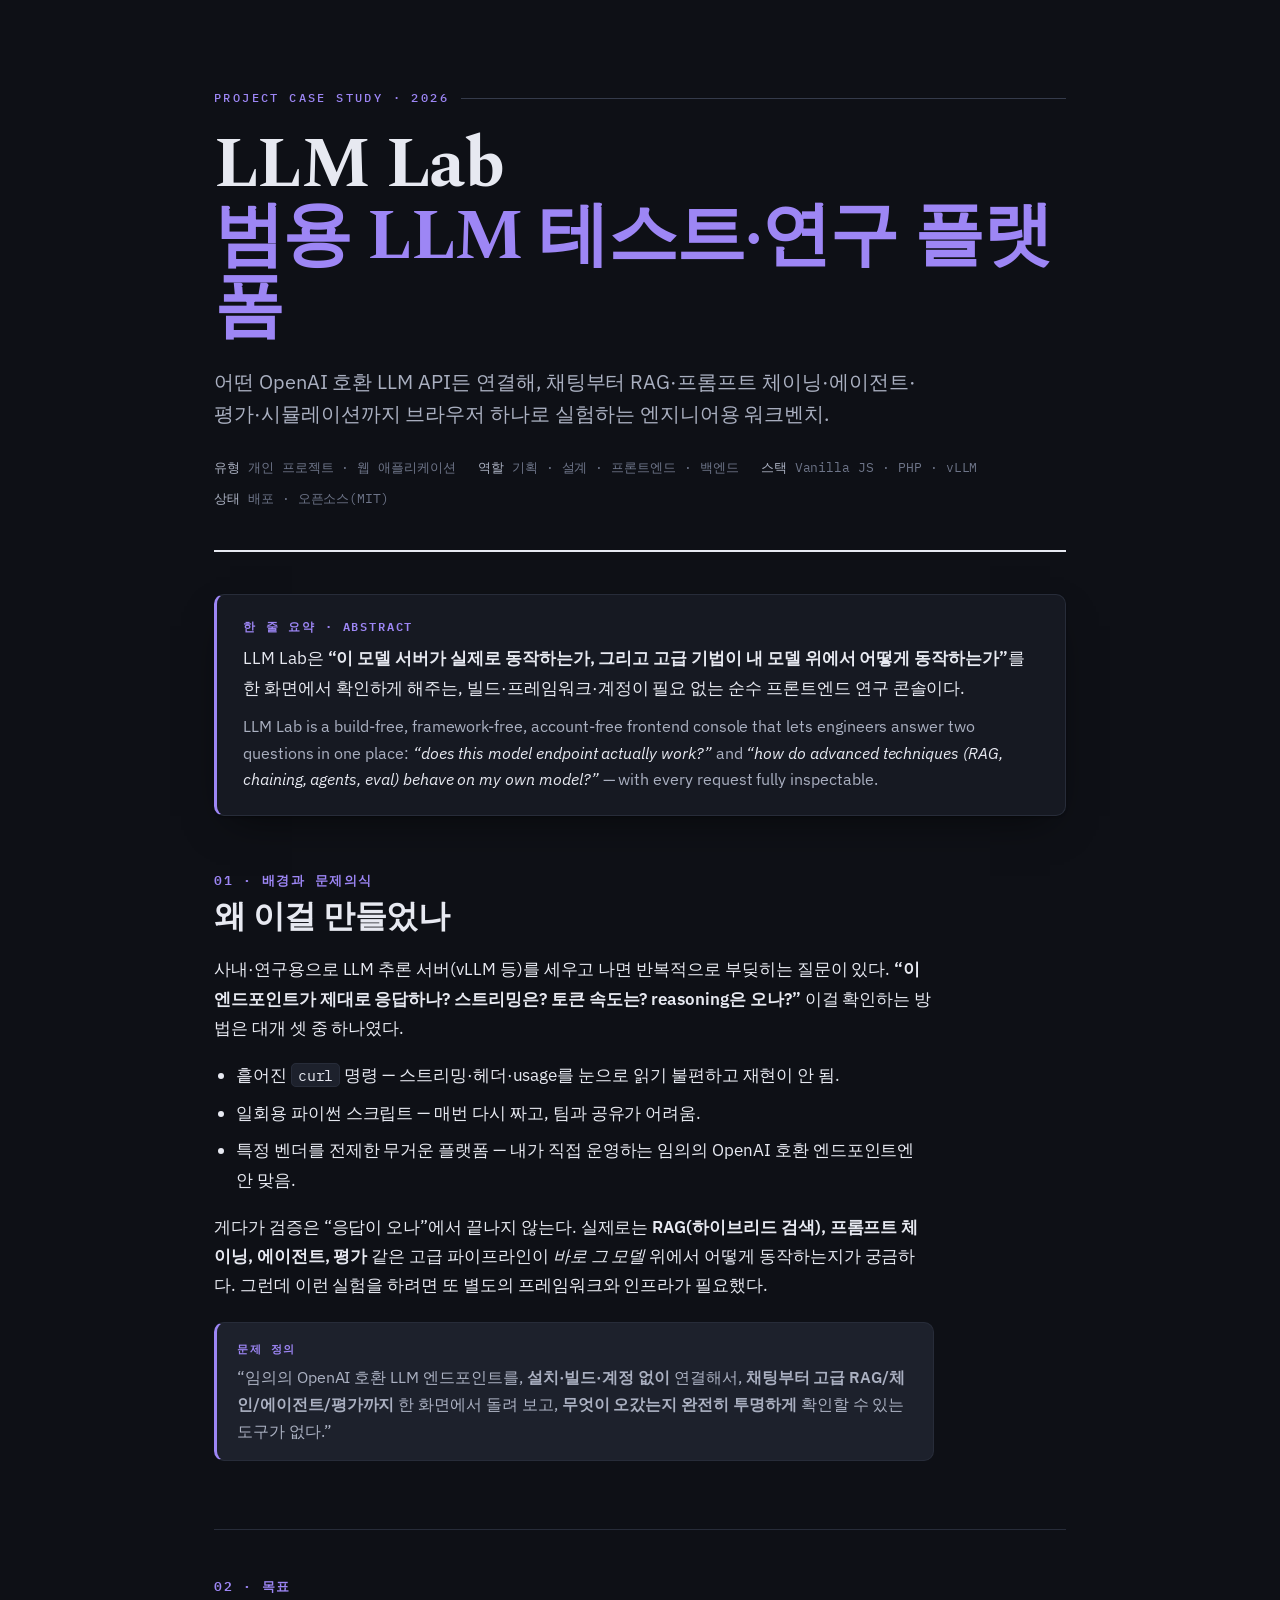
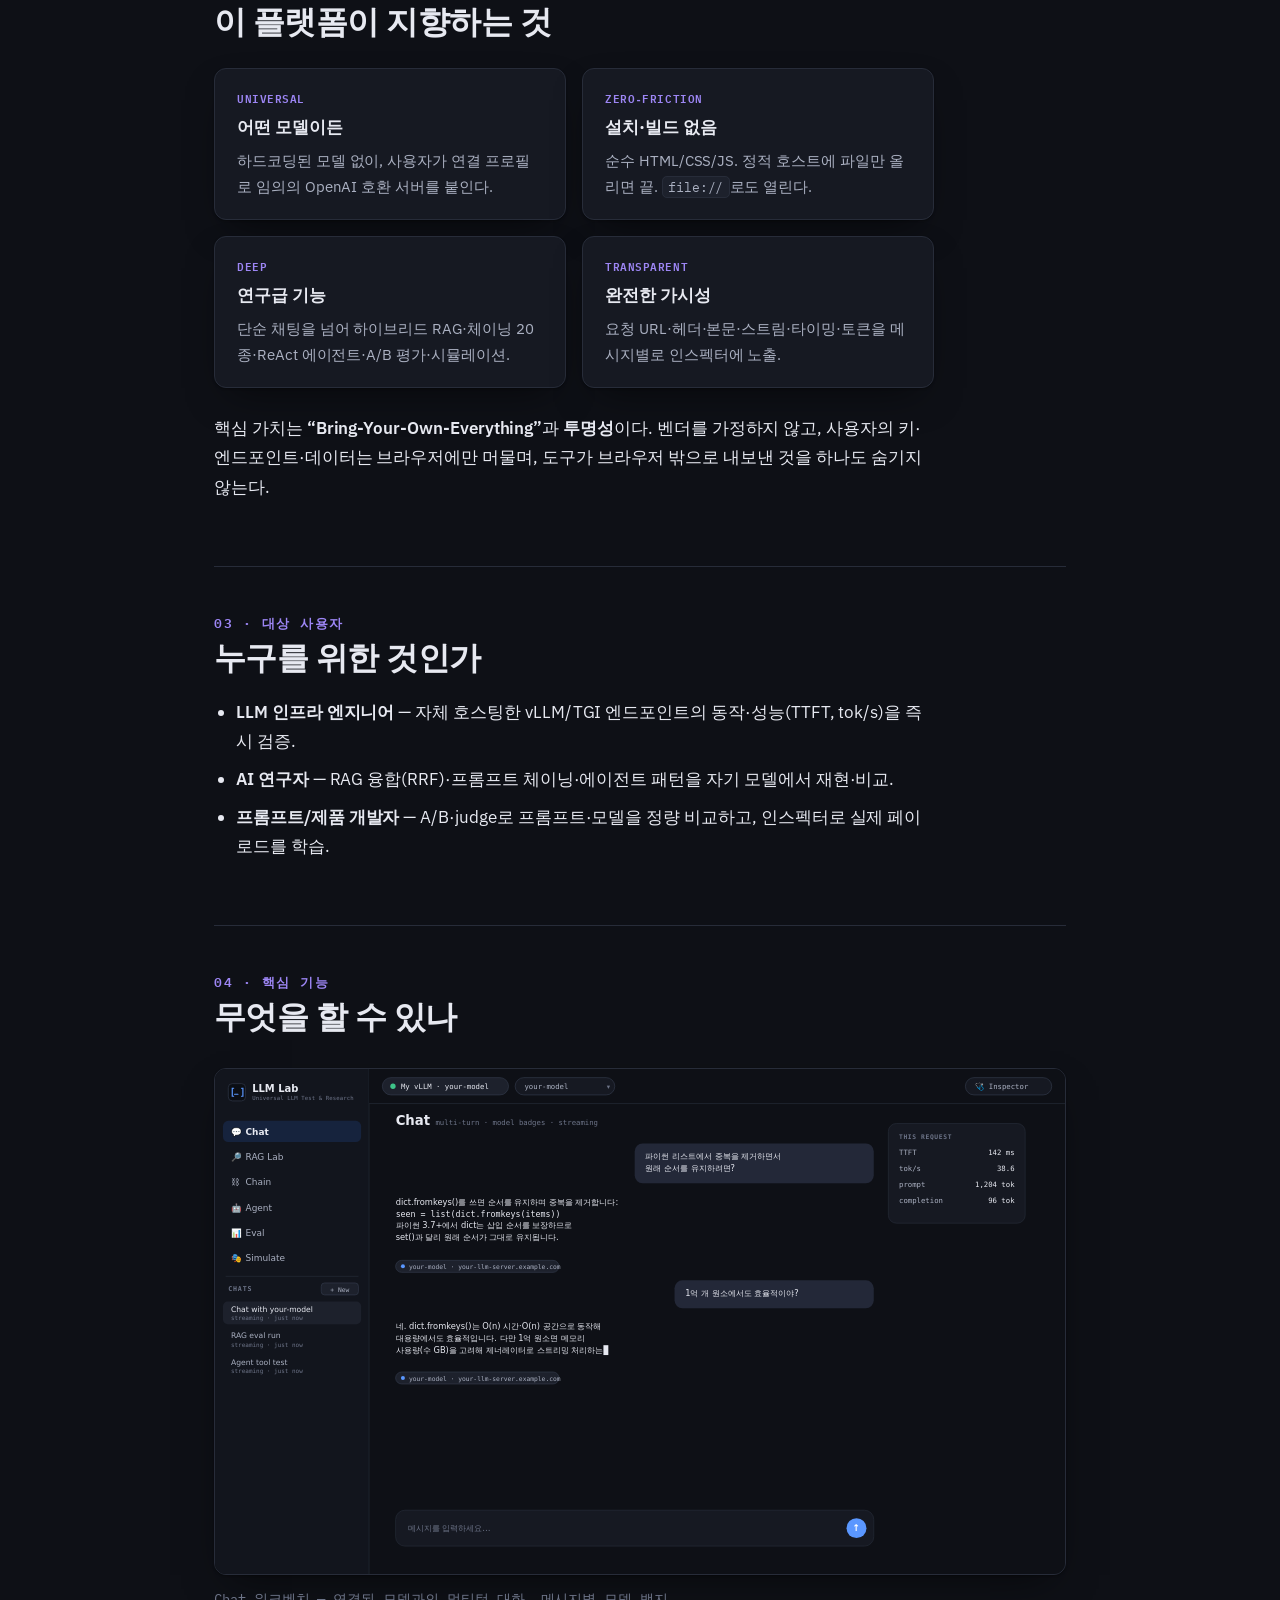
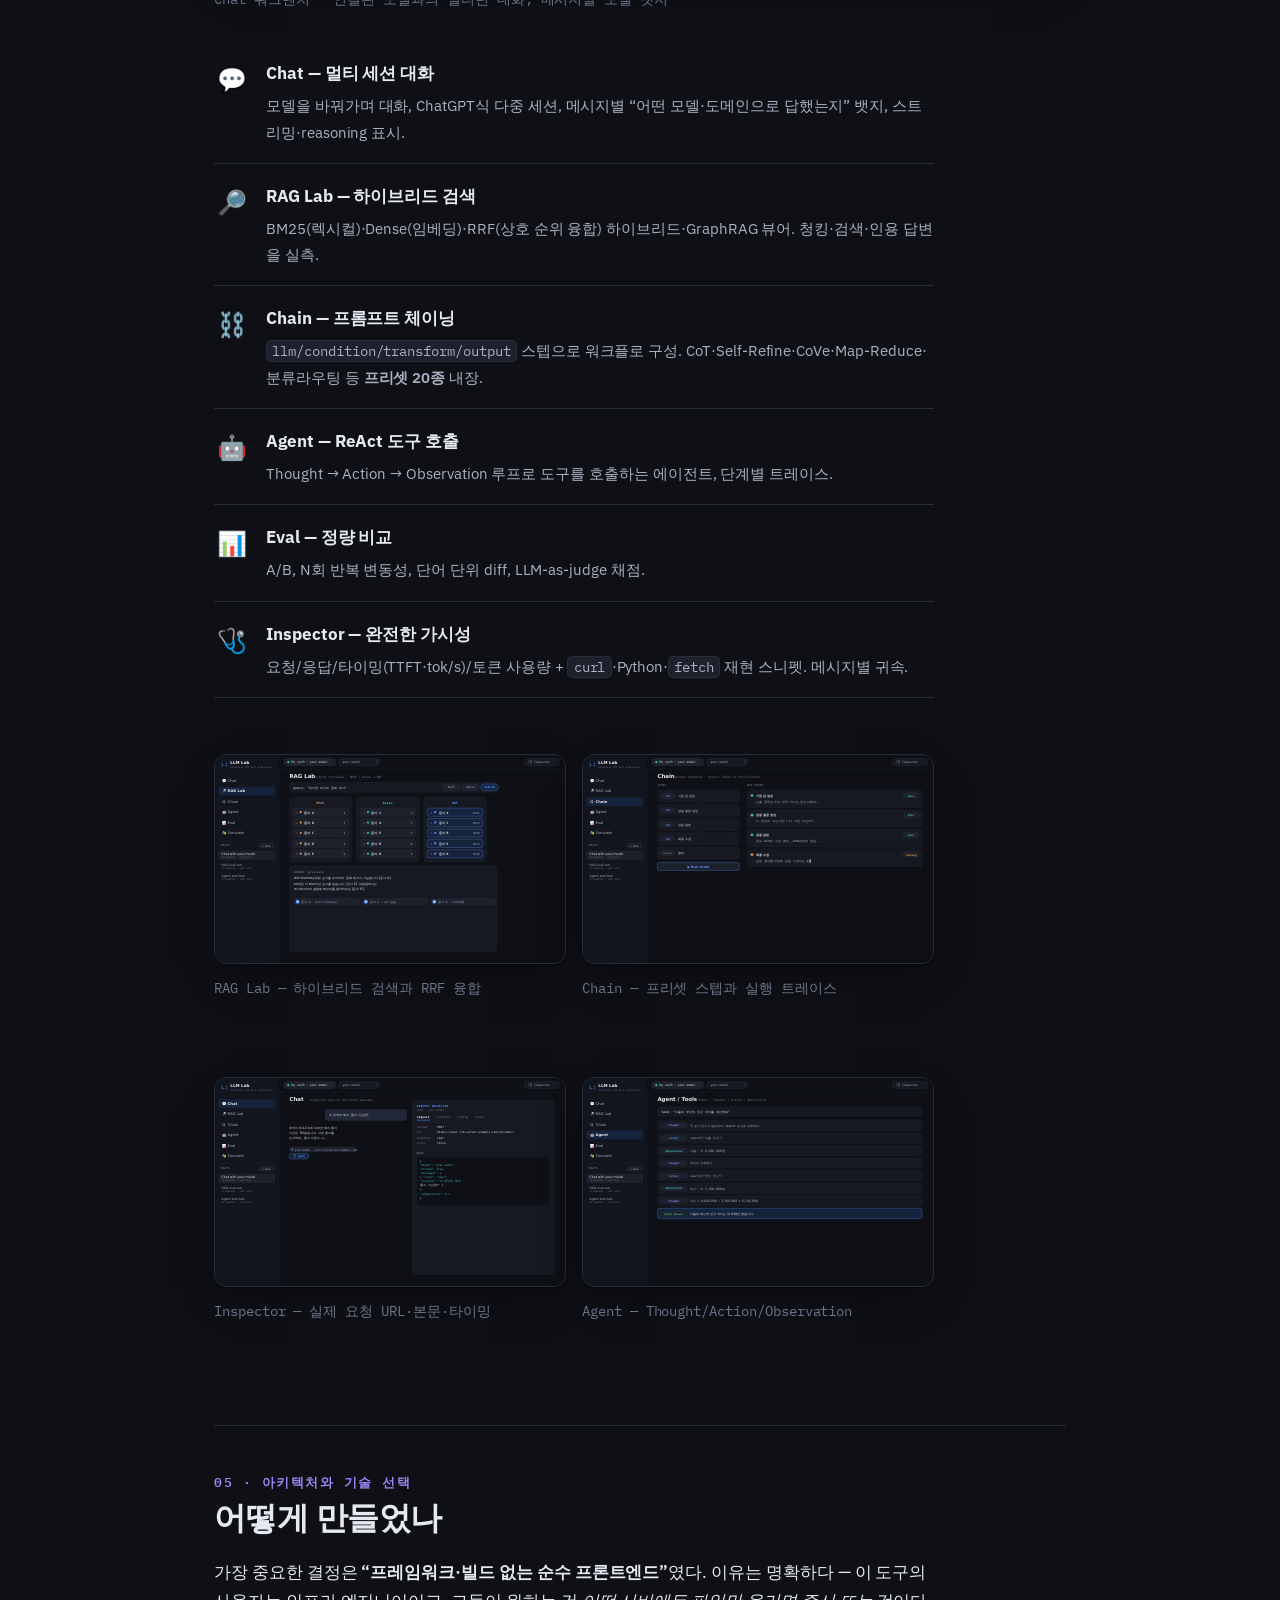
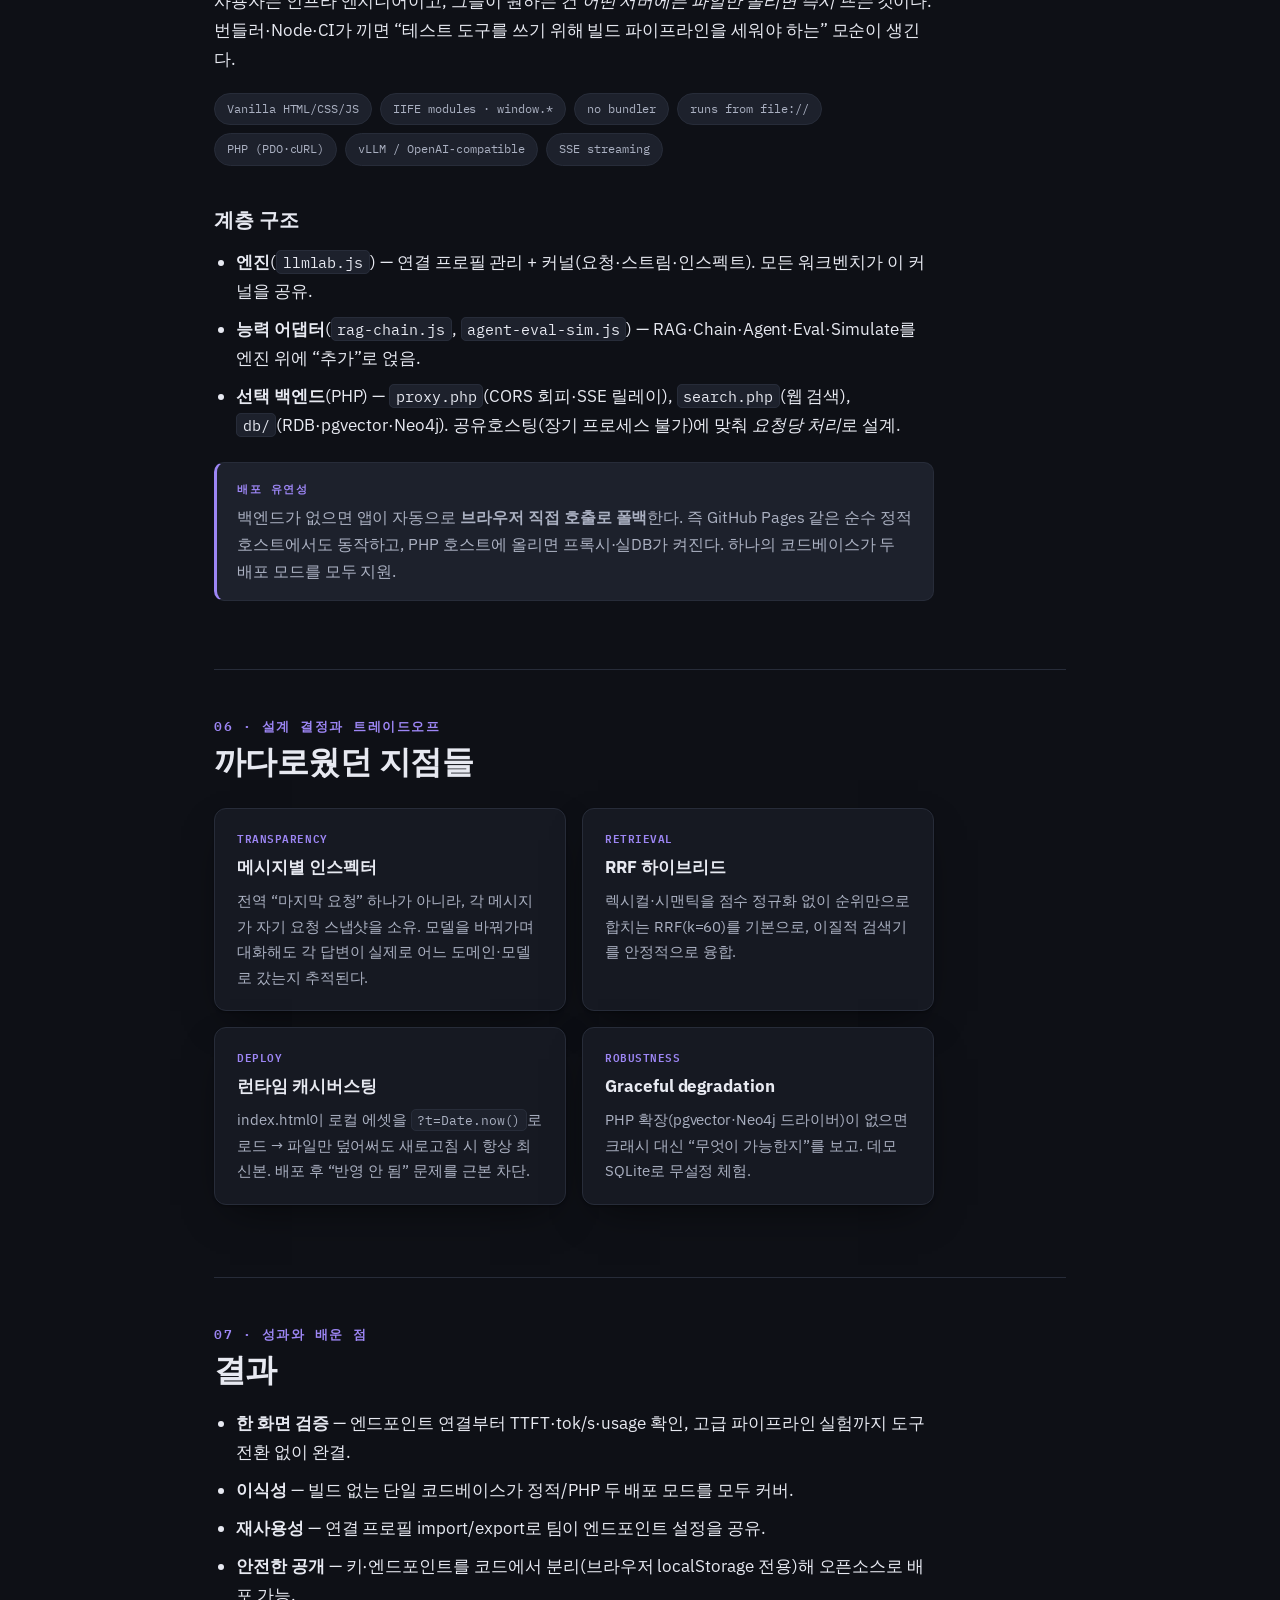
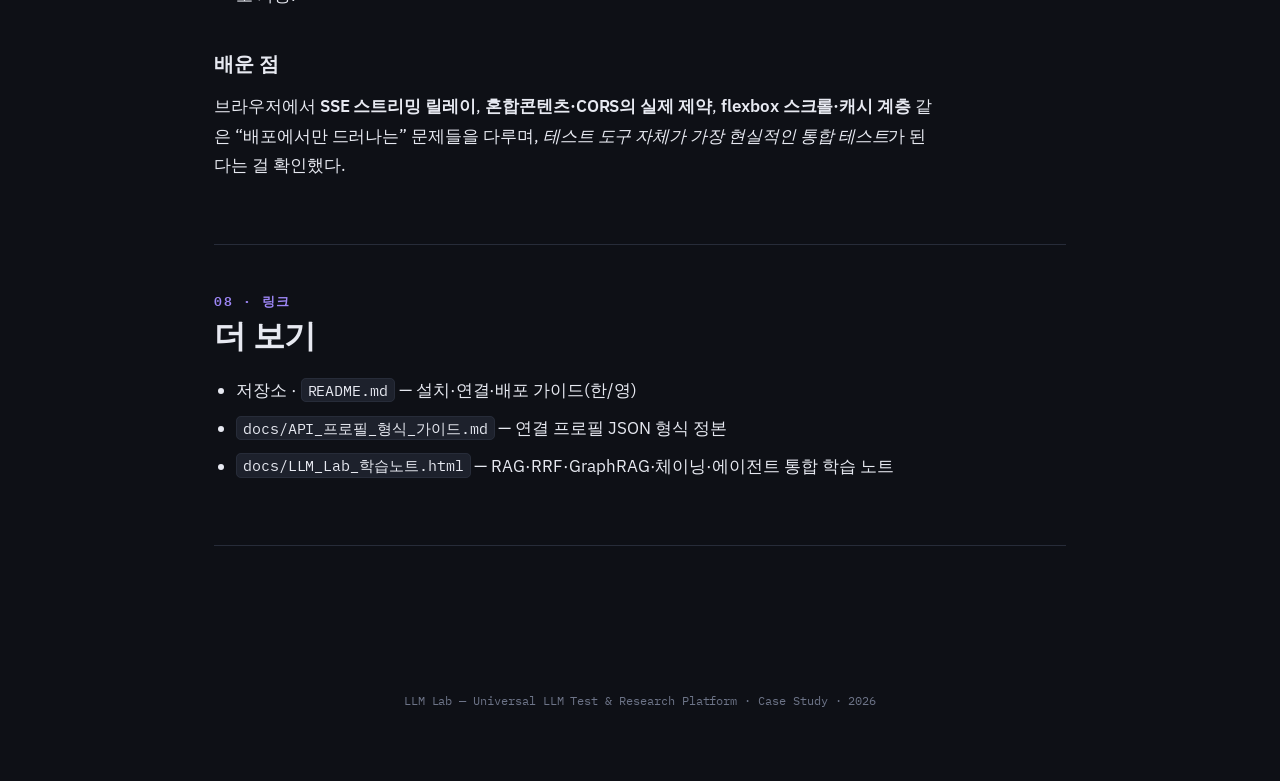
<file: docs/CASE_STUDY.html>
<!doctype html>
<html lang="ko" data-theme="dark">
<head>
<meta charset="UTF-8">
<title>LLM Lab — 프로젝트 케이스 스터디</title>
<meta name="viewport" content="width=device-width, initial-scale=1">
<link rel="preconnect" href="https://fonts.googleapis.com">
<link rel="preconnect" href="https://fonts.gstatic.com" crossorigin>
<link rel="stylesheet" href="https://fonts.googleapis.com/css2?family=Spectral:ital,wght@0,400;0,500;0,600;0,700;1,400&family=IBM+Plex+Sans:wght@400;500;600&family=IBM+Plex+Mono:wght@400;500;600&display=swap">
<style>
  :root{
    --paper:#0e1016; --surface:#161922; --surface-2:#1d212c;
    --ink:#e7e9f1; --ink-soft:#aab0c1; --faint:#6d7488;
    --border:#272c39; --border-strong:#353b4b;
    --accent:#9d86f5; --accent-bg:rgba(157,134,245,.14); --accent-line:rgba(157,134,245,.34);
    --amber:#e0954a; --teal:#3ec2be; --good:#3ec489;
    --shadow:0 1px 2px rgba(0,0,0,.3),0 16px 40px -16px rgba(0,0,0,.6);
    --measure:72ch;
  }
  *{box-sizing:border-box;}
  html{-webkit-text-size-adjust:100%; scroll-behavior:smooth;}
  body{margin:0; background:var(--paper); color:var(--ink); font-family:"IBM Plex Sans",system-ui,sans-serif; font-size:17px; line-height:1.72; letter-spacing:-.003em; -webkit-font-smoothing:antialiased;}
  .wrap{max-width:900px; margin:0 auto; padding:0 24px;}
  header.top{padding:88px 0 40px; border-bottom:2px solid var(--ink);}
  .eyebrow{font-family:"IBM Plex Mono",monospace; font-size:12px; font-weight:500; letter-spacing:.2em; text-transform:uppercase; color:var(--accent); display:flex; align-items:center; gap:12px;}
  .eyebrow::after{content:""; height:1px; flex:1; background:var(--border-strong);}
  h1{font-family:"Spectral",serif; font-weight:700; font-size:clamp(2.6rem,7vw,4.4rem); line-height:1.02; letter-spacing:-.022em; margin:.3em 0 .3em; text-wrap:balance;}
  h1 .a{color:var(--accent);}
  .dek{font-size:1.22rem; line-height:1.6; color:var(--ink-soft); max-width:60ch; margin:0;}
  .meta{margin-top:28px; display:flex; flex-wrap:wrap; gap:10px 22px; font-family:"IBM Plex Mono",monospace; font-size:12.5px; color:var(--faint);}
  .meta b{color:var(--ink-soft); font-weight:500;}
  main{padding:8px 0 100px;}
  section{padding:46px 0; border-bottom:1px solid var(--border);}
  .kicker{font-family:"IBM Plex Mono",monospace; font-size:12.5px; font-weight:600; letter-spacing:.12em; text-transform:uppercase; color:var(--accent);}
  h2{font-family:"Spectral",serif; font-weight:600; font-size:2rem; line-height:1.14; letter-spacing:-.016em; margin:.25em 0 .6em; text-wrap:balance;}
  h3{font-family:"Spectral",serif; font-weight:600; font-size:1.28rem; margin:1.8em 0 .5em;}
  p{margin:0 0 1.05em; max-width:var(--measure);}
  strong{font-weight:600;} em{font-style:italic; color:var(--ink);}
  a{color:var(--accent); text-decoration:none; border-bottom:1px solid var(--accent-line);}
  code{font-family:"IBM Plex Mono",monospace; font-size:.9em; background:var(--surface-2); border:1px solid var(--border); border-radius:5px; padding:.08em .38em;}
  ul.body,ol.body{max-width:var(--measure); padding-left:22px; margin:0 0 1.05em;}
  ul.body li,ol.body li{margin-bottom:.5em;}
  .abstract{background:var(--surface); border:1px solid var(--border); border-left:3px solid var(--accent); border-radius:10px; padding:22px 26px; box-shadow:var(--shadow); margin:34px 0 8px;}
  .abstract .lab{font-family:"IBM Plex Mono",monospace; font-size:11.5px; font-weight:600; letter-spacing:.16em; text-transform:uppercase; color:var(--accent); margin-bottom:8px;}
  .abstract p{margin:0 0 .6em; max-width:none;}
  .abstract p:last-child{margin-bottom:0;}
  .abstract .en{color:var(--ink-soft); font-size:.97rem;}
  figure{margin:30px 0; max-width:var(--measure);}
  figure img{width:100%; height:auto; display:block; border:1px solid var(--border); border-radius:12px; box-shadow:var(--shadow); background:var(--surface-2);}
  figure.wide{max-width:none;}
  figcaption{font-size:.9rem; color:var(--faint); margin-top:12px; font-family:"IBM Plex Mono",monospace;}
  .imgph{width:100%; aspect-ratio:16/9; border:1px dashed var(--border-strong); border-radius:12px; background:repeating-linear-gradient(135deg,var(--surface) 0 12px,var(--surface-2) 12px 24px); display:flex; align-items:center; justify-content:center; color:var(--faint); font-family:"IBM Plex Mono",monospace; font-size:13px; text-align:center; padding:20px;}
  .grid2{display:grid; grid-template-columns:1fr 1fr; gap:16px; margin:26px 0; max-width:var(--measure);}
  @media(max-width:640px){.grid2{grid-template-columns:1fr;}}
  .card{background:var(--surface); border:1px solid var(--border); border-radius:12px; padding:20px 22px; box-shadow:var(--shadow);}
  .card .cn{font-family:"IBM Plex Mono",monospace; font-size:11px; letter-spacing:.05em; text-transform:uppercase; color:var(--accent); font-weight:600;}
  .card h4{margin:5px 0 6px; font-size:1.05rem;}
  .card p{margin:0; font-size:.93rem; color:var(--ink-soft); max-width:none;}
  .pills{display:flex; flex-wrap:wrap; gap:8px; margin:18px 0; max-width:var(--measure);}
  .pill{font-family:"IBM Plex Mono",monospace; font-size:12px; padding:5px 12px; border-radius:20px; background:var(--surface-2); border:1px solid var(--border); color:var(--ink-soft);}
  .note{background:var(--surface-2); border:1px solid var(--border); border-left:3px solid var(--accent); border-radius:10px; padding:16px 20px; margin:22px 0; max-width:var(--measure); font-size:.97rem; color:var(--ink-soft);}
  .note .lab{font-family:"IBM Plex Mono",monospace; font-size:11px; font-weight:600; letter-spacing:.14em; text-transform:uppercase; color:var(--accent); margin-bottom:6px;}
  .feat{display:flex; gap:16px; padding:18px 0; border-bottom:1px solid var(--border); max-width:var(--measure);}
  .feat:last-child{border-bottom:none;}
  .feat .ic{font-size:1.5rem; flex:none; width:36px; text-align:center;}
  .feat h4{margin:0 0 4px; font-size:1.06rem;}
  .feat p{margin:0; font-size:.95rem; color:var(--ink-soft); max-width:none;}
  .timeline{max-width:var(--measure); margin:20px 0;}
  .tl{display:flex; gap:16px; padding:10px 0;}
  .tl .n{font-family:"IBM Plex Mono",monospace; color:var(--accent); font-weight:600; flex:none; width:2.2em;}
  .tl .t{color:var(--ink-soft); font-size:.96rem;}
  footer{padding:44px 0 70px; color:var(--faint); font-family:"IBM Plex Mono",monospace; font-size:12px; text-align:center; line-height:1.8;}
  :focus-visible{outline:2px solid var(--accent); outline-offset:2px; border-radius:3px;}
</style>
</head>
<body>
<div class="wrap">
  <header class="top">
    <div class="eyebrow">Project Case Study · 2026</div>
    <h1>LLM Lab<br><span class="a">범용 LLM 테스트·연구 플랫폼</span></h1>
    <p class="dek">어떤 OpenAI 호환 LLM API든 연결해, 채팅부터 RAG·프롬프트 체이닝·에이전트·평가·시뮬레이션까지 브라우저 하나로 실험하는 엔지니어용 워크벤치.</p>
    <div class="meta">
      <span><b>유형</b> 개인 프로젝트 · 웹 애플리케이션</span>
      <span><b>역할</b> 기획 · 설계 · 프론트엔드 · 백엔드</span>
      <span><b>스택</b> Vanilla JS · PHP · vLLM</span>
      <span><b>상태</b> 배포 · 오픈소스(MIT)</span>
    </div>
  </header>

  <main>
    <div class="abstract">
      <div class="lab">한 줄 요약 · Abstract</div>
      <p>LLM Lab은 <strong>“이 모델 서버가 실제로 동작하는가, 그리고 고급 기법이 내 모델 위에서 어떻게 동작하는가”</strong>를 한 화면에서 확인하게 해주는, 빌드·프레임워크·계정이 필요 없는 순수 프론트엔드 연구 콘솔이다.</p>
      <p class="en">LLM Lab is a build‑free, framework‑free, account‑free frontend console that lets engineers answer two questions in one place: <em>“does this model endpoint actually work?”</em> and <em>“how do advanced techniques (RAG, chaining, agents, eval) behave on my own model?”</em> — with every request fully inspectable.</p>
    </div>

    <section>
      <div class="kicker">01 · 배경과 문제의식</div>
      <h2>왜 이걸 만들었나</h2>
      <p>사내·연구용으로 LLM 추론 서버(vLLM 등)를 세우고 나면 반복적으로 부딪히는 질문이 있다. <strong>“이 엔드포인트가 제대로 응답하나? 스트리밍은? 토큰 속도는? reasoning은 오나?”</strong> 이걸 확인하는 방법은 대개 셋 중 하나였다.</p>
      <ul class="body">
        <li>흩어진 <code>curl</code> 명령 — 스트리밍·헤더·usage를 눈으로 읽기 불편하고 재현이 안 됨.</li>
        <li>일회용 파이썬 스크립트 — 매번 다시 짜고, 팀과 공유가 어려움.</li>
        <li>특정 벤더를 전제한 무거운 플랫폼 — 내가 직접 운영하는 임의의 OpenAI 호환 엔드포인트엔 안 맞음.</li>
      </ul>
      <p>게다가 검증은 “응답이 오나”에서 끝나지 않는다. 실제로는 <strong>RAG(하이브리드 검색), 프롬프트 체이닝, 에이전트, 평가</strong> 같은 고급 파이프라인이 <em>바로 그 모델</em> 위에서 어떻게 동작하는지가 궁금하다. 그런데 이런 실험을 하려면 또 별도의 프레임워크와 인프라가 필요했다.</p>
      <div class="note"><div class="lab">문제 정의</div>“임의의 OpenAI 호환 LLM 엔드포인트를, <strong>설치·빌드·계정 없이</strong> 연결해서, <strong>채팅부터 고급 RAG/체인/에이전트/평가까지</strong> 한 화면에서 돌려 보고, <strong>무엇이 오갔는지 완전히 투명하게</strong> 확인할 수 있는 도구가 없다.”</div>
    </section>

    <section>
      <div class="kicker">02 · 목표</div>
      <h2>이 플랫폼이 지향하는 것</h2>
      <div class="grid2">
        <div class="card"><div class="cn">Universal</div><h4>어떤 모델이든</h4><p>하드코딩된 모델 없이, 사용자가 연결 프로필로 임의의 OpenAI 호환 서버를 붙인다.</p></div>
        <div class="card"><div class="cn">Zero‑friction</div><h4>설치·빌드 없음</h4><p>순수 HTML/CSS/JS. 정적 호스트에 파일만 올리면 끝. <code>file://</code>로도 열린다.</p></div>
        <div class="card"><div class="cn">Deep</div><h4>연구급 기능</h4><p>단순 채팅을 넘어 하이브리드 RAG·체이닝 20종·ReAct 에이전트·A/B 평가·시뮬레이션.</p></div>
        <div class="card"><div class="cn">Transparent</div><h4>완전한 가시성</h4><p>요청 URL·헤더·본문·스트림·타이밍·토큰을 메시지별로 인스펙터에 노출.</p></div>
      </div>
      <p>핵심 가치는 <strong>“Bring‑Your‑Own‑Everything”</strong>과 <strong>투명성</strong>이다. 벤더를 가정하지 않고, 사용자의 키·엔드포인트·데이터는 브라우저에만 머물며, 도구가 브라우저 밖으로 내보낸 것을 하나도 숨기지 않는다.</p>
    </section>

    <section>
      <div class="kicker">03 · 대상 사용자</div>
      <h2>누구를 위한 것인가</h2>
      <ul class="body">
        <li><strong>LLM 인프라 엔지니어</strong> — 자체 호스팅한 vLLM/TGI 엔드포인트의 동작·성능(TTFT, tok/s)을 즉시 검증.</li>
        <li><strong>AI 연구자</strong> — RAG 융합(RRF)·프롬프트 체이닝·에이전트 패턴을 자기 모델에서 재현·비교.</li>
        <li><strong>프롬프트/제품 개발자</strong> — A/B·judge로 프롬프트·모델을 정량 비교하고, 인스펙터로 실제 페이로드를 학습.</li>
      </ul>
    </section>

    <section>
      <div class="kicker">04 · 핵심 기능</div>
      <h2>무엇을 할 수 있나</h2>

      <figure class="wide">
        <img src="images/hero-chat.svg" alt="연결된 모델과의 실제 채팅" onerror="this.outerHTML='&lt;div class=\'imgph\'&gt;images/hero-chat.svg — 연결된 모델과의 실제 채팅 화면&lt;/div&gt;'">
        <figcaption>Chat 워크벤치 — 연결된 모델과의 멀티턴 대화, 메시지별 모델 뱃지</figcaption>
      </figure>

      <div class="feat"><div class="ic">💬</div><div><h4>Chat — 멀티 세션 대화</h4><p>모델을 바꿔가며 대화, ChatGPT식 다중 세션, 메시지별 “어떤 모델·도메인으로 답했는지” 뱃지, 스트리밍·reasoning 표시.</p></div></div>
      <div class="feat"><div class="ic">🔎</div><div><h4>RAG Lab — 하이브리드 검색</h4><p>BM25(렉시컬)·Dense(임베딩)·RRF(상호 순위 융합) 하이브리드·GraphRAG 뷰어. 청킹·검색·인용 답변을 실측.</p></div></div>
      <div class="feat"><div class="ic">⛓️</div><div><h4>Chain — 프롬프트 체이닝</h4><p><code>llm/condition/transform/output</code> 스텝으로 워크플로 구성. CoT·Self‑Refine·CoVe·Map‑Reduce·분류라우팅 등 <strong>프리셋 20종</strong> 내장.</p></div></div>
      <div class="feat"><div class="ic">🤖</div><div><h4>Agent — ReAct 도구 호출</h4><p>Thought → Action → Observation 루프로 도구를 호출하는 에이전트, 단계별 트레이스.</p></div></div>
      <div class="feat"><div class="ic">📊</div><div><h4>Eval — 정량 비교</h4><p>A/B, N회 반복 변동성, 단어 단위 diff, LLM‑as‑judge 채점.</p></div></div>
      <div class="feat"><div class="ic">🩺</div><div><h4>Inspector — 완전한 가시성</h4><p>요청/응답/타이밍(TTFT·tok/s)/토큰 사용량 + <code>curl</code>·Python·<code>fetch</code> 재현 스니펫. 메시지별 귀속.</p></div></div>

      <div class="grid2">
        <figure><img src="images/rag.svg" alt="RAG Lab 하이브리드 검색" onerror="this.outerHTML='&lt;div class=\'imgph\'&gt;images/rag.svg — RAG Lab (BM25+Dense+RRF)&lt;/div&gt;'"><figcaption>RAG Lab — 하이브리드 검색과 RRF 융합</figcaption></figure>
        <figure><img src="images/chain.svg" alt="프롬프트 체이닝" onerror="this.outerHTML='&lt;div class=\'imgph\'&gt;images/chain.svg — Chain 프리셋 실행&lt;/div&gt;'"><figcaption>Chain — 프리셋 스텝과 실행 트레이스</figcaption></figure>
        <figure><img src="images/inspector.svg" alt="요청 인스펙터" onerror="this.outerHTML='&lt;div class=\'imgph\'&gt;images/inspector.svg — 요청 인스펙터&lt;/div&gt;'"><figcaption>Inspector — 실제 요청 URL·본문·타이밍</figcaption></figure>
        <figure><img src="images/agent.svg" alt="에이전트" onerror="this.outerHTML='&lt;div class=\'imgph\'&gt;images/agent.svg — Agent ReAct 루프&lt;/div&gt;'"><figcaption>Agent — Thought/Action/Observation</figcaption></figure>
      </div>
    </section>

    <section>
      <div class="kicker">05 · 아키텍처와 기술 선택</div>
      <h2>어떻게 만들었나</h2>
      <p>가장 중요한 결정은 <strong>“프레임워크·빌드 없는 순수 프론트엔드”</strong>였다. 이유는 명확하다 — 이 도구의 사용자는 인프라 엔지니어이고, 그들이 원하는 건 <em>어떤 서버에든 파일만 올리면 즉시 뜨는</em> 것이다. 번들러·Node·CI가 끼면 “테스트 도구를 쓰기 위해 빌드 파이프라인을 세워야 하는” 모순이 생긴다.</p>
      <div class="pills">
        <span class="pill">Vanilla HTML/CSS/JS</span><span class="pill">IIFE modules · window.*</span><span class="pill">no bundler</span><span class="pill">runs from file://</span><span class="pill">PHP (PDO·cURL)</span><span class="pill">vLLM / OpenAI‑compatible</span><span class="pill">SSE streaming</span>
      </div>
      <h3>계층 구조</h3>
      <ul class="body">
        <li><strong>엔진</strong>(<code>llmlab.js</code>) — 연결 프로필 관리 + 커널(요청·스트림·인스펙트). 모든 워크벤치가 이 커널을 공유.</li>
        <li><strong>능력 어댑터</strong>(<code>rag-chain.js</code>, <code>agent-eval-sim.js</code>) — RAG·Chain·Agent·Eval·Simulate를 엔진 위에 “추가”로 얹음.</li>
        <li><strong>선택 백엔드</strong>(PHP) — <code>proxy.php</code>(CORS 회피·SSE 릴레이), <code>search.php</code>(웹 검색), <code>db/</code>(RDB·pgvector·Neo4j). 공유호스팅(장기 프로세스 불가)에 맞춰 <em>요청당 처리</em>로 설계.</li>
      </ul>
      <div class="note"><div class="lab">배포 유연성</div>백엔드가 없으면 앱이 자동으로 <strong>브라우저 직접 호출로 폴백</strong>한다. 즉 GitHub Pages 같은 순수 정적 호스트에서도 동작하고, PHP 호스트에 올리면 프록시·실DB가 켜진다. 하나의 코드베이스가 두 배포 모드를 모두 지원.</div>
    </section>

    <section>
      <div class="kicker">06 · 설계 결정과 트레이드오프</div>
      <h2>까다로웠던 지점들</h2>
      <div class="grid2">
        <div class="card"><div class="cn">Transparency</div><h4>메시지별 인스펙터</h4><p>전역 “마지막 요청” 하나가 아니라, 각 메시지가 자기 요청 스냅샷을 소유. 모델을 바꿔가며 대화해도 각 답변이 실제로 어느 도메인·모델로 갔는지 추적된다.</p></div>
        <div class="card"><div class="cn">Retrieval</div><h4>RRF 하이브리드</h4><p>렉시컬·시맨틱을 점수 정규화 없이 순위만으로 합치는 RRF(k=60)를 기본으로, 이질적 검색기를 안정적으로 융합.</p></div>
        <div class="card"><div class="cn">Deploy</div><h4>런타임 캐시버스팅</h4><p>index.html이 로컬 에셋을 <code>?t=Date.now()</code>로 로드 → 파일만 덮어써도 새로고침 시 항상 최신본. 배포 후 “반영 안 됨” 문제를 근본 차단.</p></div>
        <div class="card"><div class="cn">Robustness</div><h4>Graceful degradation</h4><p>PHP 확장(pgvector·Neo4j 드라이버)이 없으면 크래시 대신 “무엇이 가능한지”를 보고. 데모 SQLite로 무설정 체험.</p></div>
      </div>
    </section>

    <section>
      <div class="kicker">07 · 성과와 배운 점</div>
      <h2>결과</h2>
      <ul class="body">
        <li><strong>한 화면 검증</strong> — 엔드포인트 연결부터 TTFT·tok/s·usage 확인, 고급 파이프라인 실험까지 도구 전환 없이 완결.</li>
        <li><strong>이식성</strong> — 빌드 없는 단일 코드베이스가 정적/PHP 두 배포 모드를 모두 커버.</li>
        <li><strong>재사용성</strong> — 연결 프로필 import/export로 팀이 엔드포인트 설정을 공유.</li>
        <li><strong>안전한 공개</strong> — 키·엔드포인트를 코드에서 분리(브라우저 localStorage 전용)해 오픈소스로 배포 가능.</li>
      </ul>
      <h3>배운 점</h3>
      <p>브라우저에서 <strong>SSE 스트리밍 릴레이</strong>, <strong>혼합콘텐츠·CORS의 실제 제약</strong>, <strong>flexbox 스크롤·캐시 계층</strong> 같은 “배포에서만 드러나는” 문제들을 다루며, <em>테스트 도구 자체가 가장 현실적인 통합 테스트</em>가 된다는 걸 확인했다.</p>
    </section>

    <section>
      <div class="kicker">08 · 링크</div>
      <h2>더 보기</h2>
      <ul class="body">
        <li>저장소 · <code>README.md</code> — 설치·연결·배포 가이드(한/영)</li>
        <li><code>docs/API_프로필_형식_가이드.md</code> — 연결 프로필 JSON 형식 정본</li>
        <li><code>docs/LLM_Lab_학습노트.html</code> — RAG·RRF·GraphRAG·체이닝·에이전트 통합 학습 노트</li>
      </ul>
    </section>
  </main>

  <footer>LLM Lab — Universal LLM Test &amp; Research Platform · Case Study · 2026</footer>
</div>
</body>
</html>
</file>
